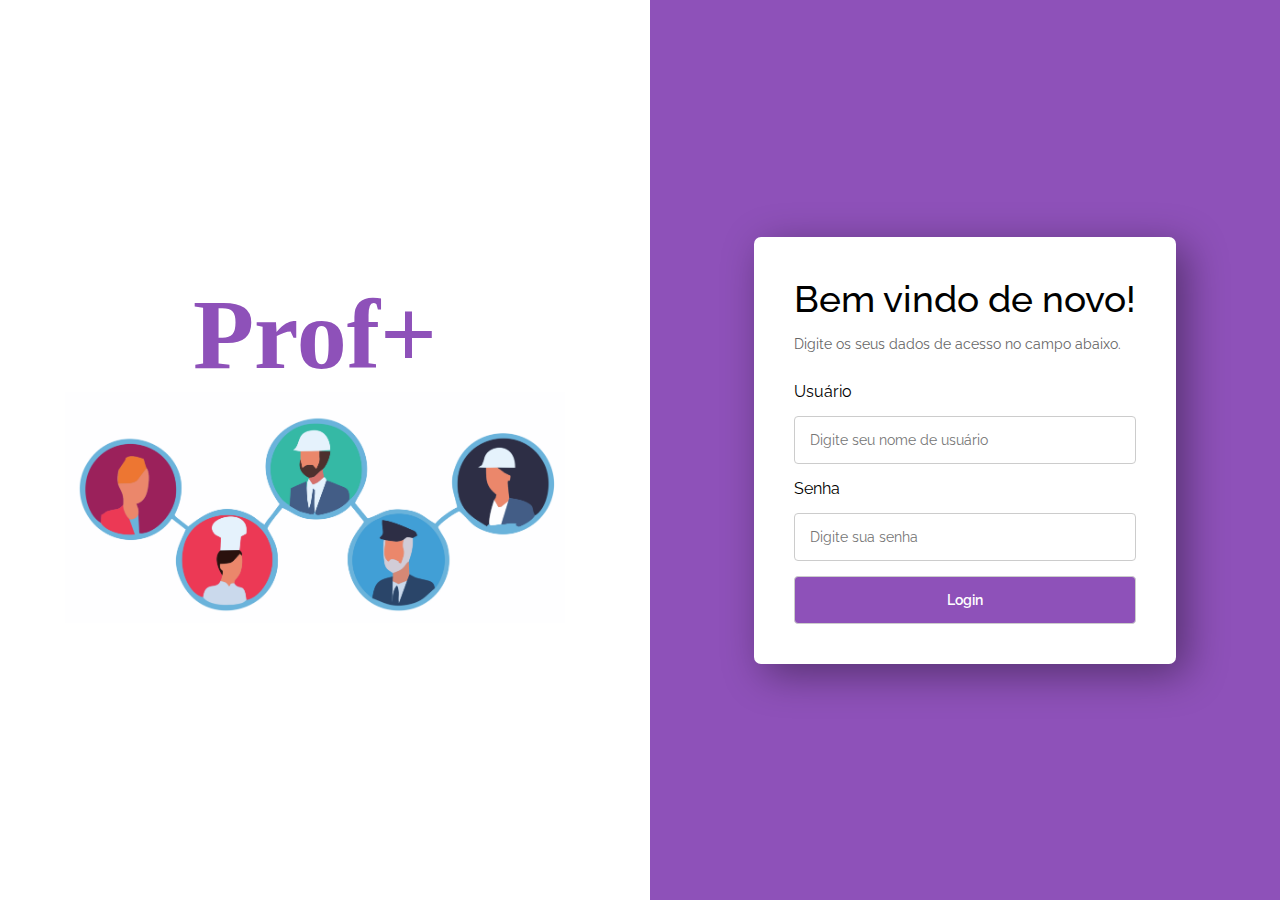
<file: index.html>
<!DOCTYPE html>
<html lang="pt-br">
<head>
    <meta charset="UTF-8">
    <meta name="viewport" content="width=device-width, initial-scale=1.0">
    <link rel="stylesheet" href="./css/login.css">
    <link rel="shortcut icon" href="./img/icone.png">
    <title>Prof+</title>
</head>
<body>
    <section id="estrutura">
        <div id="imagemLoguin">
            <h1 id="NomeLogin">Prof+</h1>
            <img src="./img/contacts.png" id="imagemInicial">
        </div> 

        <div class="page">
            <form method="POST" class="formLogin">
                <h1>Bem vindo de novo!</h1>
                <p>Digite os seus dados de acesso no campo abaixo.</p>
                <label for="email">Usuário</label>
                <input type="email" id="email" placeholder="Digite seu nome de usuário" required />
                <label for="senha">Senha</label>
                <input type="password" id="senha" placeholder="Digite sua senha" required />
                <input type="button" value="Login" class="btn"  onclick="logar()"/>
            </form>
        </div>
    </section>
    <script src="./js/login.js"></script>
</body>
</html>
</file>
<file: css/login.css>
@import url('https://fonts.googleapis.com/css2?family=Gabarito:wght@400..900&family=Raleway:ital,wght@0,100..900;1,100..900&display=swap');

:root {
    --color1: #8e51b9;
    --color2: white;
    --color3: rgb(233, 0, 0);
}

* {
    margin: 0;
    padding: 0;
    box-sizing: border-box;
    text-decoration: none;
    list-style: none;
    font-family: "Raleway", serif;
}

#imagemLoguin h1 {
    color: var(--color1);
    font-size: 100px;
    font-family: Cambria, Cochin, Georgia, Times, 'Times New Roman', serif;
}

#estrutura {
    display: flex; 
    justify-content: center; 
    align-items: center; 
    height: 100vh;
    gap: 20px; 
}

#imagemInicial {
    width: 500px;
    height: 100%;
}

#imagemLoguin {
    display: flex;
    flex-direction: column; 
    justify-content: center;
    align-items: center;
    text-align: center;
    flex: 1;
}

.page {
    display: flex;
    flex-direction: column;
    align-items: center;
    justify-content: center;
    width: 45%;
    height: 100vh;
    background-color: var(--color1);
    flex: 1;
}

.formLogin {
    display: flex;
    flex-direction: column;
    background-color: #fff;
    border-radius: 7px;
    padding: 40px;
    box-shadow: 10px 10px 40px rgba(0, 0, 0, 0.4);
    gap: 15px;
}

.formLogin h1 {
    font-weight: 500;
    font-size: 2.3em;
}

.formLogin p {
    font-size: 14px;
    color: #666;
    margin-bottom: 15px;
}

.formLogin input {
    padding: 15px;
    font-size: 14px;
    border: 1px solid #ccc;
    border-radius: 4px;
    transition: all linear 160ms;
    outline: none;
}


.btn {
    background-color: var(--color1);
    color: #fff;
    font-size: 14px;
    font-weight: 600;
    transition: all linear 160ms;
    cursor: pointer;
}

.btn:hover {
    transform: scale(1.05);
    background-color: #370a72;
}

/* Não sabia fazer responsividade, então pesquisei e fiz uso do chatgpt, mas comentei tudo -_- */
@media (max-width: 990px) {
    #estrutura {
        flex-direction: column; /* Organiza nossas div verticalmente  */
        height: auto; /* Ajusta a altura aumomaticamente */
        gap: 20px; /* Espaçamento entre linhas e colunas */
    }

    #imagemLoguin,
    .page {
        width: 100%; /* As divs possuem 100% da largura */
        height: auto; /* Ajusta a altura automaticamente */
        text-align: center; /* Centraliza o texto */
    }

    #NomeLogin {
        width: 100%; /* Faz o texto ocupar toda a largura disponível */
    }

    #imagemInicial {
        width: 70%; /* Arruma o tamanho da imagem */
        height: auto; /*  Ajusta a altura automaticamente da imagem */
    } 

    

    .page {
        padding: 20px; /* Adiciona espaçamento interno para telas menores */
    }
}
</file>
